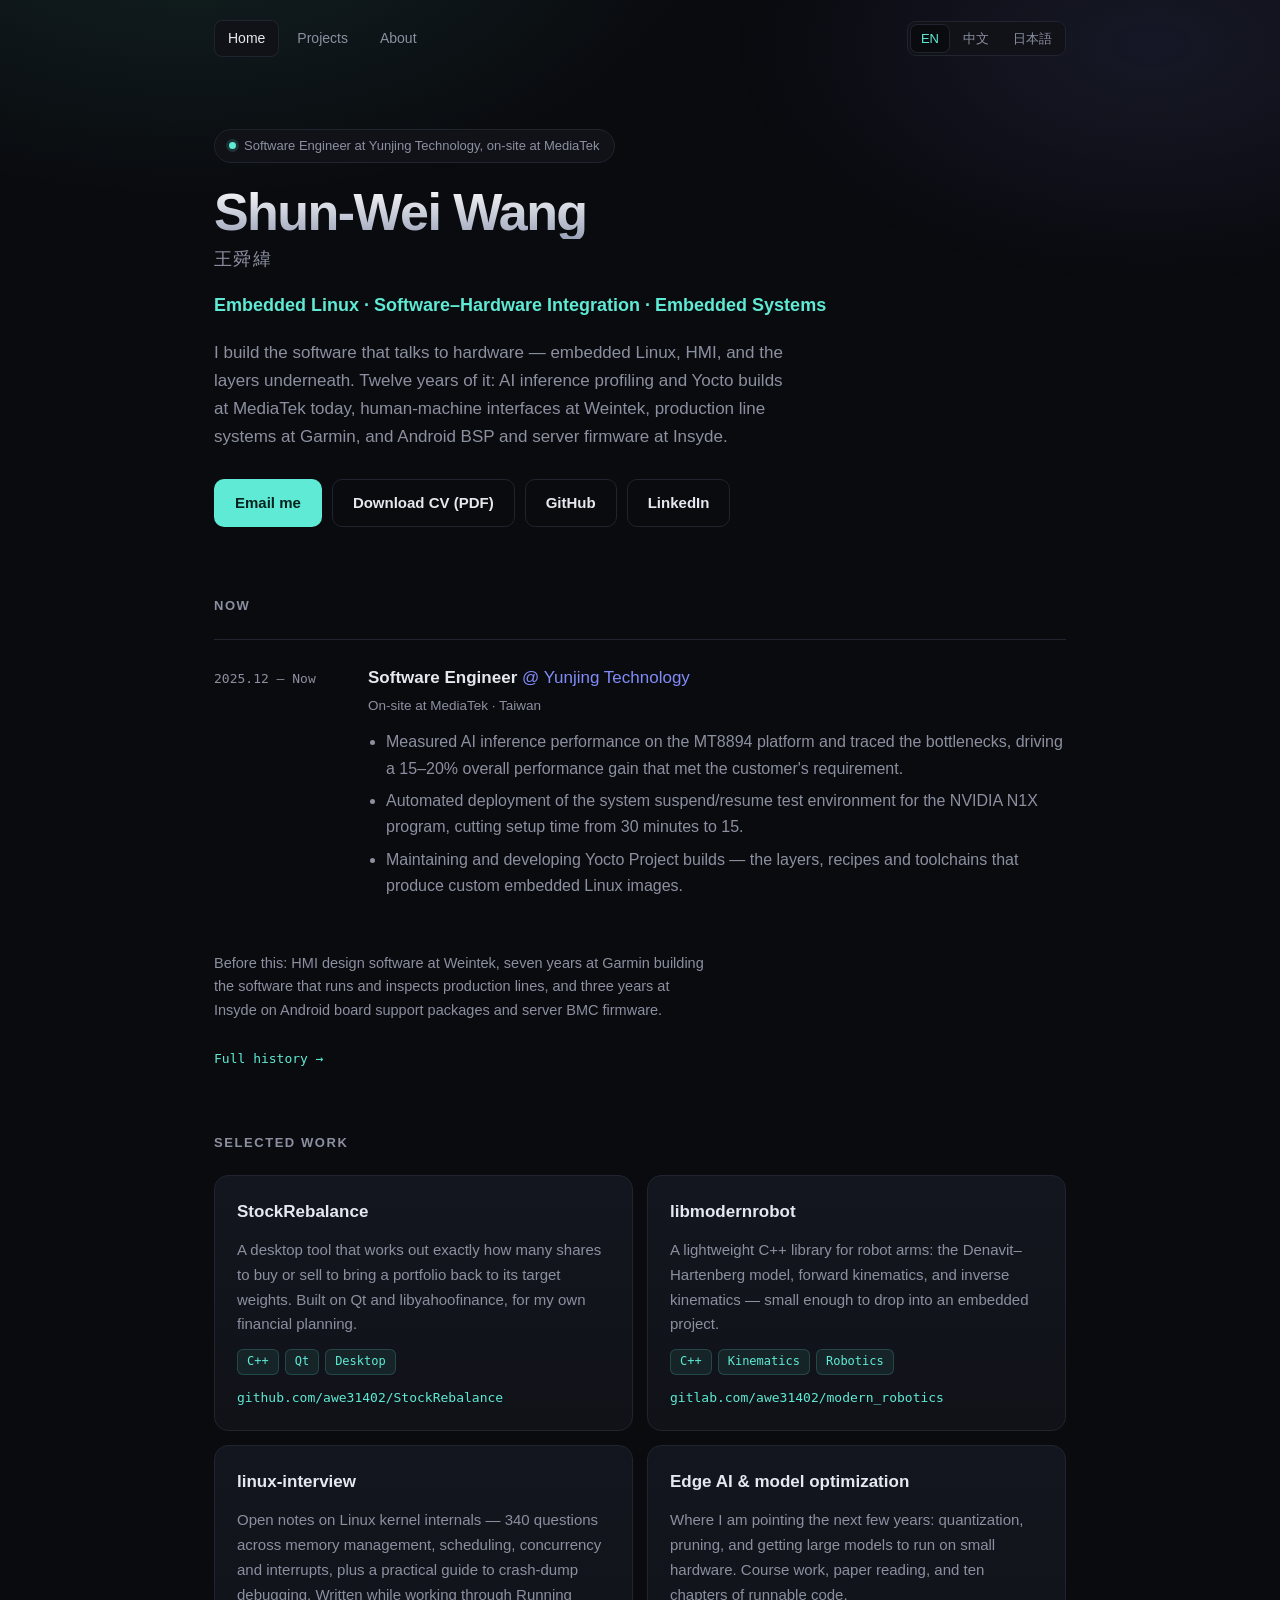
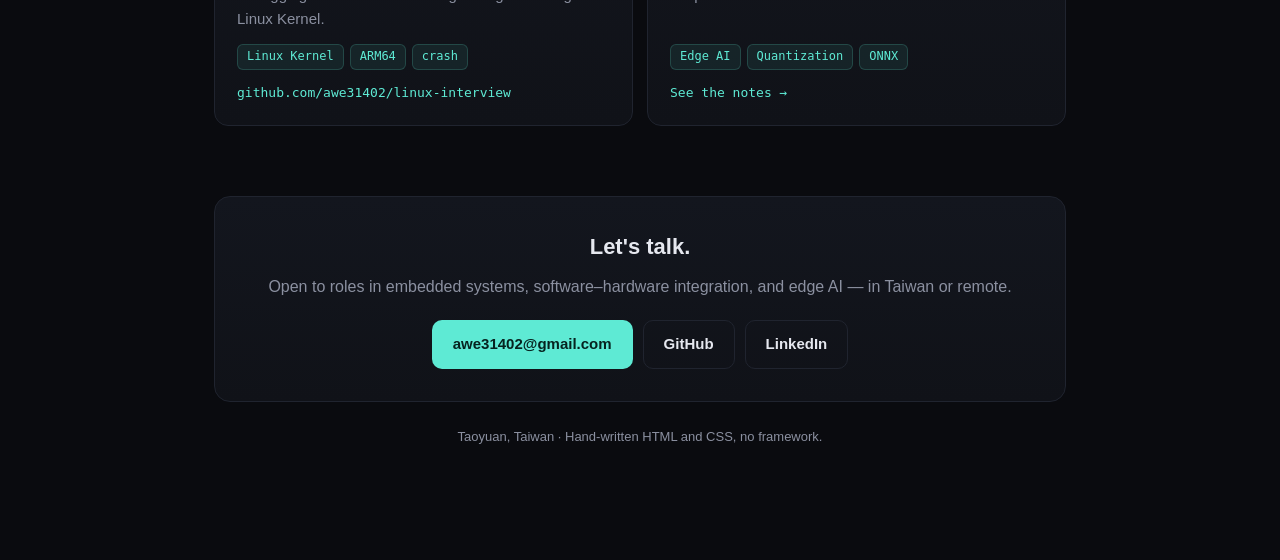
<file: index.html>
<!doctype html>
<html lang="en">
<head>
<meta charset="utf-8">
<meta name="viewport" content="width=device-width, initial-scale=1">
<title>Shun-Wei Wang — Software Engineer</title>
<meta name="description" content="Shun-Wei Wang (王舜緯) — software engineer working between software and hardware: embedded Linux and Yocto, HMI, production line automation.">
<link rel="stylesheet" href="assets/style.css">
</head>
<body>
<div class="wrap">

<nav>
  <a href="index.html" aria-current="page" data-en="Home" data-zh="首頁" data-ja="ホーム">Home</a>
  <a href="projects.html" data-en="Projects" data-zh="作品" data-ja="作品">Projects</a>
  <a href="about.html" data-en="About" data-zh="關於" data-ja="プロフィール">About</a>
  <span class="spacer"></span>
  <div class="lang" role="group" aria-label="Language">
    <button type="button" data-lang="en">EN</button>
    <button type="button" data-lang="zh">中文</button>
    <button type="button" data-lang="ja">日本語</button>
  </div>
</nav>

<header>
  <span class="badge">
    <span class="dot"></span>
    <span data-en="Software Engineer at Yunjing Technology, on-site at MediaTek" data-zh="現任 雲景科技 軟體工程師 · 派駐聯發科" data-ja="Yunjing Technology ソフトウェアエンジニア · MediaTek に常駐">Software Engineer at Yunjing Technology, on-site at MediaTek</span>
  </span>

  <h1>Shun-Wei Wang</h1>
  <p class="name-zh">王舜緯</p>
  <p class="role" data-en="Embedded Linux · Software–Hardware Integration · Embedded Systems" data-zh="嵌入式 Linux · 軟硬整合 · 嵌入式系統" data-ja="組込み Linux · ソフトウェア・ハードウェア統合 · 組込みシステム">Embedded Linux · Software–Hardware Integration · Embedded Systems</p>

  <p class="lede"
     data-en="I build the software that talks to hardware — embedded Linux, HMI, and the layers underneath. Twelve years of it: AI inference profiling and Yocto builds at MediaTek today, human-machine interfaces at Weintek, production line systems at Garmin, and Android BSP and server firmware at Insyde."
     data-zh="我做軟體與硬體之間那一層 — 嵌入式 Linux、人機介面，以及底下的系統。做了十二年：現在在聯發科做 AI 推論效能分析與 Yocto 建置，之前是威綸通的人機介面、Garmin 的產線系統，以及系微的 Android BSP 與伺服器韌體。" data-ja="ソフトウェアとハードウェアの間の層をつくっています — 組込み Linux、HMI、そしてその下の仕組み。この十二年、現在は MediaTek で AI 推論の性能分析と Yocto ビルド、その前は Weintek で HMI、Garmin で生産ラインシステム、Insyde で Android BSP とサーバーファームウェアを担当してきました。">I build the software that talks to hardware — embedded Linux, HMI, and the layers underneath. Twelve years of it: AI inference profiling and Yocto builds at MediaTek today, human-machine interfaces at Weintek, production line systems at Garmin, and Android BSP and server firmware at Insyde.</p>

  <div class="actions">
    <a class="btn btn-primary" href="mailto:awe31402@gmail.com" data-en="Email me" data-zh="寄信給我" data-ja="メールする">Email me</a>
    <a class="btn btn-ghost" href="Shun-Wei-Wang-CV.pdf" data-en="Download CV (PDF)" data-zh="下載履歷 PDF" data-ja="履歴書をダウンロード (PDF)">Download CV (PDF)</a>
    <a class="btn btn-ghost" href="https://github.com/awe31402">GitHub</a>
    <a class="btn btn-ghost" href="https://www.linkedin.com/in/shun-wei-wang-a1530bb4/">LinkedIn</a>
  </div>
</header>

<section>
  <h2 data-en="Now" data-zh="現在" data-ja="現在">Now</h2>

  <div class="job">
    <div class="job-when">2025.12 — <span data-en="Now" data-zh="現在" data-ja="現在">Now</span></div>
    <div>
      <h3 class="job-title">
        <span data-en="Software Engineer" data-zh="軟體工程師" data-ja="ソフトウェアエンジニア">Software Engineer</span>
        <span class="job-where">@ Yunjing Technology</span>
      </h3>
      <p class="job-place" data-en="On-site at MediaTek · Taiwan" data-zh="派駐 聯發科 · 台灣" data-ja="MediaTek（メディアテック）に常駐 · 台湾">On-site at MediaTek · Taiwan</p>
      <ul>
        <li data-en="Measured AI inference performance on the MT8894 platform and traced the bottlenecks, driving a 15–20% overall performance gain that met the customer's requirement." data-zh="在 MT8894 平台量測 AI 推論效能並分析瓶頸，最終讓整體效能提升 15–20%，達成客戶需求。" data-ja="MT8894 プラットフォームで AI 推論のパフォーマンスを計測し、ボトルネックを分析。最終的に全体性能を 15〜20% 向上させ、顧客の要求を満たしました。">Measured AI inference performance on the MT8894 platform and traced the bottlenecks, driving a 15–20% overall performance gain that met the customer's requirement.</li>
        <li data-en="Automated deployment of the system suspend/resume test environment for the NVIDIA N1X program, cutting setup time from 30 minutes to 15." data-zh="為 NVIDIA N1X 專案開發系統 suspend/resume 測試環境的自動化佈署，把建置時間從 30 分鐘縮短到 15 分鐘。" data-ja="NVIDIA（エヌビディア）N1X プロジェクト向けに、システムの suspend/resume テスト環境の構築を自動化し、所要時間を 30 分から 15 分へ短縮しました。">Automated deployment of the system suspend/resume test environment for the NVIDIA N1X program, cutting setup time from 30 minutes to 15.</li>
        <li data-en="Maintaining and developing Yocto Project builds — the layers, recipes and toolchains that produce custom embedded Linux images." data-zh="維護與開發 Yocto 專案 — 產出客製化嵌入式 Linux 映像檔的 layer、recipe 與工具鏈。" data-ja="Yocto Project のビルドの開発と保守 — カスタム組込み Linux イメージを生成する layer、recipe、ツールチェーンを担当しています。">Maintaining and developing Yocto Project builds — the layers, recipes and toolchains that produce custom embedded Linux images.</li>
      </ul>
    </div>
  </div>

  <p class="section-note" style="margin-top:22px"
     data-en="Before this: HMI design software at Weintek, seven years at Garmin building the software that runs and inspects production lines, and three years at Insyde on Android board support packages and server BMC firmware."
     data-zh="在此之前：威綸通的 HMI 設計軟體；Garmin 七年，做驅動與檢測產線的軟體；系微三年，做 Android BSP 與伺服器 BMC 韌體。" data-ja="これまで：Weintek で HMI 設計ソフトウェア、Garmin で七年間、生産ラインを動かし検査するソフトウェアを開発、Insyde で三年間、Android BSP とサーバー BMC ファームウェアを担当しました。">Before this: HMI design software at Weintek, seven years at Garmin building the software that runs and inspects production lines, and three years at Insyde on Android board support packages and server BMC firmware.</p>
  <p style="margin:0">
    <a class="card-link" href="about.html" data-en="Full history →" data-zh="完整經歷 →" data-ja="職務経歴の詳細 →">Full history →</a>
  </p>
</section>

<section>
  <h2 data-en="Selected Work" data-zh="精選" data-ja="主な仕事">Selected Work</h2>
  <div class="grid grid-2">

    <article class="card">
      <h3>StockRebalance</h3>
      <p data-en="A desktop tool that works out exactly how many shares to buy or sell to bring a portfolio back to its target weights. Built on Qt and libyahoofinance, for my own financial planning."
         data-zh="一個桌面工具，算出要買賣幾股才能把投資組合拉回目標配置。用 Qt 和 libyahoofinance 做的，為了自己的理財規劃。" data-ja="ポートフォリオを目標配分に戻すために、何株売買すべきかを正確に計算するデスクトップツールです。Qt と libyahoofinance を使い、自分の資産管理のためにつくりました。">A desktop tool that works out exactly how many shares to buy or sell to bring a portfolio back to its target weights. Built on Qt and libyahoofinance, for my own financial planning.</p>
      <div class="tags"><span class="tag">C++</span><span class="tag">Qt</span><span class="tag">Desktop</span></div>
      <a class="card-link" href="https://github.com/awe31402/StockRebalance">github.com/awe31402/StockRebalance</a>
    </article>

    <article class="card">
      <h3>libmodernrobot</h3>
      <p data-en="A lightweight C++ library for robot arms: the Denavit–Hartenberg model, forward kinematics, and inverse kinematics — small enough to drop into an embedded project."
         data-zh="一個輕量的 C++ 機械手臂函式庫：D-H 模型、順向運動學、逆向運動學 — 小到可以直接放進嵌入式專案。" data-ja="ロボットアーム向けの軽量な C++ ライブラリです。D-H モデル、順運動学、逆運動学に対応し、組込みプロジェクトへそのまま組み込める大きさに収めています。">A lightweight C++ library for robot arms: the Denavit–Hartenberg model, forward kinematics, and inverse kinematics — small enough to drop into an embedded project.</p>
      <div class="tags"><span class="tag">C++</span><span class="tag">Kinematics</span><span class="tag">Robotics</span></div>
      <a class="card-link" href="https://gitlab.com/awe31402/modern_robotics">gitlab.com/awe31402/modern_robotics</a>
    </article>

    <article class="card">
      <h3>linux-interview</h3>
      <p data-en="Open notes on Linux kernel internals — 340 questions across memory management, scheduling, concurrency and interrupts, plus a practical guide to crash-dump debugging. Written while working through Running Linux Kernel."
         data-zh="公開的 Linux 核心筆記 — 340 題，涵蓋記憶體管理、行程排程、併發同步與中斷，另附宕機分析的 crash 工具實戰指南。讀《奔跑吧 Linux 內核》時整理的。" data-ja="Linux カーネル内部についての公開ノートです — メモリ管理、スケジューリング、同期、割り込みにわたる 340 問と、クラッシュダンプ解析の実践ガイド。『奔跑吧 Linux 内核』を読みながらまとめました。">Open notes on Linux kernel internals — 340 questions across memory management, scheduling, concurrency and interrupts, plus a practical guide to crash-dump debugging. Written while working through Running Linux Kernel.</p>
      <div class="tags"><span class="tag">Linux Kernel</span><span class="tag">ARM64</span><span class="tag">crash</span></div>
      <a class="card-link" href="https://github.com/awe31402/linux-interview">github.com/awe31402/linux-interview</a>
    </article>

    <article class="card">
      <h3 data-en="Edge AI &amp; model optimization" data-zh="邊緣 AI 與模型優化" data-ja="エッジ AI とモデル最適化">Edge AI &amp; model optimization</h3>
      <p data-en="Where I am pointing the next few years: quantization, pruning, and getting large models to run on small hardware. Course work, paper reading, and ten chapters of runnable code."
         data-zh="我接下來幾年的方向：量化、剪枝，以及把大模型塞進小硬體。包含課程練習、論文精讀，還有十個章節可執行的程式碼。" data-ja="これから数年で向かう方向です：量子化、プルーニング、そして大きなモデルを小さなハードウェアで動かすこと。講義の演習、論文の精読、実行可能な十章分のコードを含みます。">Where I am pointing the next few years: quantization, pruning, and getting large models to run on small hardware. Course work, paper reading, and ten chapters of runnable code.</p>
      <div class="tags"><span class="tag">Edge AI</span><span class="tag">Quantization</span><span class="tag">ONNX</span></div>
      <a class="card-link" href="projects.html" data-en="See the notes →" data-zh="看筆記 →" data-ja="ノートを見る →">See the notes →</a>
    </article>

  </div>
</section>

<footer>
  <h3 data-en="Let's talk." data-zh="聊聊吧。" data-ja="お気軽にご連絡ください。">Let's talk.</h3>
  <p data-en="Open to roles in embedded systems, software–hardware integration, and edge AI — in Taiwan or remote."
     data-zh="目前開放嵌入式系統、軟硬整合、邊緣 AI 相關職缺 — 台灣或遠端皆可。" data-ja="組込みシステム、ソフトウェア・ハードウェア統合、エッジ AI の分野で新しい機会を探しています。台湾・リモートいずれも可能です。">Open to roles in embedded systems, software–hardware integration, and edge AI — in Taiwan or remote.</p>
  <div class="actions">
    <a class="btn btn-primary" href="mailto:awe31402@gmail.com">awe31402@gmail.com</a>
    <a class="btn btn-ghost" href="https://github.com/awe31402">GitHub</a>
    <a class="btn btn-ghost" href="https://www.linkedin.com/in/shun-wei-wang-a1530bb4/">LinkedIn</a>
  </div>
</footer>

<p class="colophon" data-en="Taoyuan, Taiwan · Hand-written HTML and CSS, no framework."
   data-zh="台灣 桃園 · 手寫 HTML 與 CSS，沒有框架。" data-ja="台湾 桃園 · HTML と CSS を手書き、フレームワークなし。">Taoyuan, Taiwan · Hand-written HTML and CSS, no framework.</p>

</div>
<script src="assets/app.js"></script>
</body>
</html>
</file>
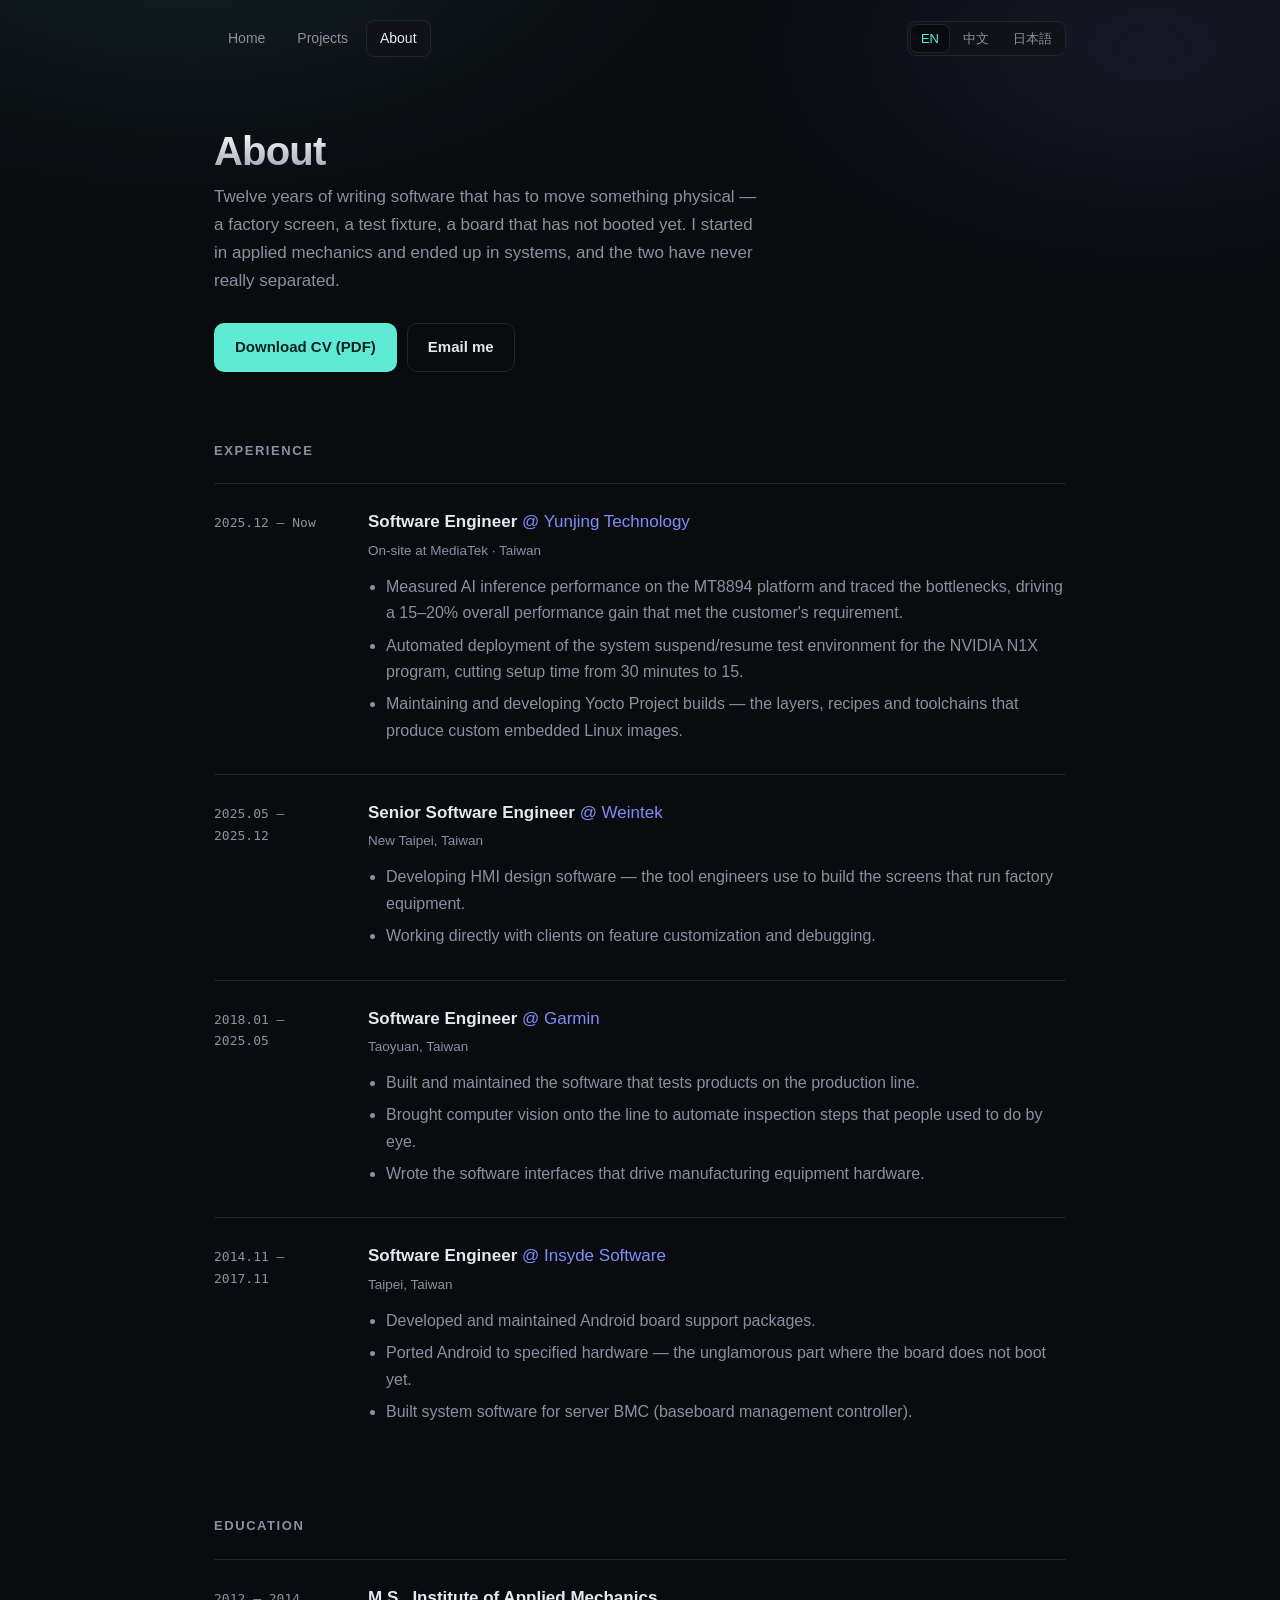
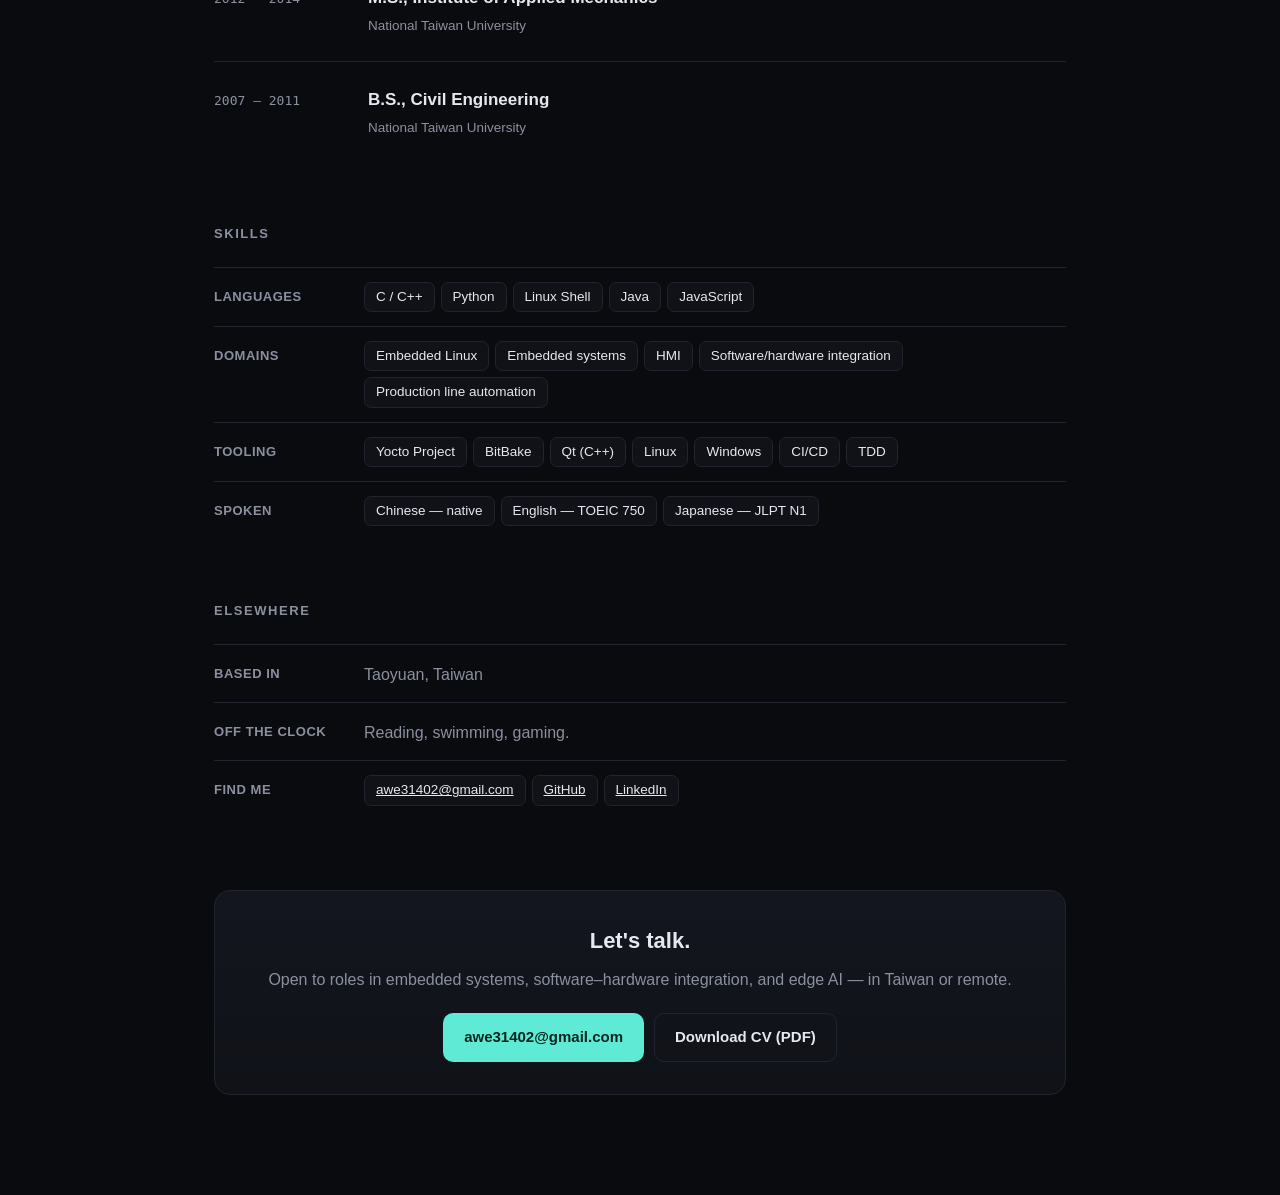
<file: about.html>
<!doctype html>
<html lang="en">
<head>
<meta charset="utf-8">
<meta name="viewport" content="width=device-width, initial-scale=1">
<title>About — Shun-Wei Wang</title>
<meta name="description" content="Full career history, education, skills and languages of Shun-Wei Wang (王舜緯) — software engineer at Yunjing Technology on-site at MediaTek, previously Weintek, Garmin and Insyde.">
<link rel="stylesheet" href="assets/style.css">
</head>
<body>
<div class="wrap">

<nav>
  <a href="index.html" data-en="Home" data-zh="首頁" data-ja="ホーム">Home</a>
  <a href="projects.html" data-en="Projects" data-zh="作品" data-ja="作品">Projects</a>
  <a href="about.html" aria-current="page" data-en="About" data-zh="關於" data-ja="プロフィール">About</a>
  <span class="spacer"></span>
  <div class="lang" role="group" aria-label="Language">
    <button type="button" data-lang="en">EN</button>
    <button type="button" data-lang="zh">中文</button>
    <button type="button" data-lang="ja">日本語</button>
  </div>
</nav>

<header>
  <h1 class="page-title" data-en="About" data-zh="關於我" data-ja="プロフィール">About</h1>
  <p class="lede"
     data-en="Twelve years of writing software that has to move something physical — a factory screen, a test fixture, a board that has not booted yet. I started in applied mechanics and ended up in systems, and the two have never really separated."
     data-zh="十二年來寫的軟體，最後都得讓某個實體的東西動起來 — 工廠的操作畫面、產線的測試治具、還沒開機成功的板子。我從應用力學出身，最後走進系統，這兩件事其實從來沒有分開過。" data-ja="十二年間、何かを物理的に動かすためのソフトウェアを書いてきました。工場の操作画面、生産ラインのテスト治具、まだ起動しないボード。応用力学から出発してシステムの世界にたどり着きましたが、この二つが切り離れたことは一度もありません。">Twelve years of writing software that has to move something physical — a factory screen, a test fixture, a board that has not booted yet. I started in applied mechanics and ended up in systems, and the two have never really separated.</p>

  <div class="actions">
    <a class="btn btn-primary" href="Shun-Wei-Wang-CV.pdf" data-en="Download CV (PDF)" data-zh="下載履歷 PDF" data-ja="履歴書をダウンロード (PDF)">Download CV (PDF)</a>
    <a class="btn btn-ghost" href="mailto:awe31402@gmail.com" data-en="Email me" data-zh="寄信給我" data-ja="メールする">Email me</a>
  </div>
</header>

<section>
  <h2 data-en="Experience" data-zh="工作經歷" data-ja="職務経歴">Experience</h2>

  <div class="job">
    <div class="job-when">2025.12 — <span data-en="Now" data-zh="現在" data-ja="現在">Now</span></div>
    <div>
      <h3 class="job-title">
        <span data-en="Software Engineer" data-zh="軟體工程師" data-ja="ソフトウェアエンジニア">Software Engineer</span>
        <span class="job-where">@ Yunjing Technology</span>
      </h3>
      <p class="job-place" data-en="On-site at MediaTek · Taiwan" data-zh="派駐 聯發科 · 台灣" data-ja="MediaTek（メディアテック）に常駐 · 台湾">On-site at MediaTek · Taiwan</p>
      <ul>
        <li data-en="Measured AI inference performance on the MT8894 platform and traced the bottlenecks, driving a 15–20% overall performance gain that met the customer's requirement." data-zh="在 MT8894 平台量測 AI 推論效能並分析瓶頸，最終讓整體效能提升 15–20%，達成客戶需求。" data-ja="MT8894 プラットフォームで AI 推論のパフォーマンスを計測し、ボトルネックを分析。最終的に全体性能を 15〜20% 向上させ、顧客の要求を満たしました。">Measured AI inference performance on the MT8894 platform and traced the bottlenecks, driving a 15–20% overall performance gain that met the customer's requirement.</li>
        <li data-en="Automated deployment of the system suspend/resume test environment for the NVIDIA N1X program, cutting setup time from 30 minutes to 15." data-zh="為 NVIDIA N1X 專案開發系統 suspend/resume 測試環境的自動化佈署，把建置時間從 30 分鐘縮短到 15 分鐘。" data-ja="NVIDIA（エヌビディア）N1X プロジェクト向けに、システムの suspend/resume テスト環境の構築を自動化し、所要時間を 30 分から 15 分へ短縮しました。">Automated deployment of the system suspend/resume test environment for the NVIDIA N1X program, cutting setup time from 30 minutes to 15.</li>
        <li data-en="Maintaining and developing Yocto Project builds — the layers, recipes and toolchains that produce custom embedded Linux images." data-zh="維護與開發 Yocto 專案 — 產出客製化嵌入式 Linux 映像檔的 layer、recipe 與工具鏈。" data-ja="Yocto Project のビルドの開発と保守 — カスタム組込み Linux イメージを生成する layer、recipe、ツールチェーンを担当しています。">Maintaining and developing Yocto Project builds — the layers, recipes and toolchains that produce custom embedded Linux images.</li>
      </ul>
    </div>
  </div>

  <div class="job">
    <div class="job-when">2025.05 — 2025.12</div>
    <div>
      <h3 class="job-title">
        <span data-en="Senior Software Engineer" data-zh="資深軟體工程師" data-ja="シニアソフトウェアエンジニア">Senior Software Engineer</span>
        <span class="job-where">@ Weintek</span>
      </h3>
      <p class="job-place" data-en="New Taipei, Taiwan" data-zh="台灣 · 新北" data-ja="台湾 · 新北">New Taipei, Taiwan</p>
      <ul>
        <li data-en="Developing HMI design software — the tool engineers use to build the screens that run factory equipment." data-zh="開發 HMI 人機介面設計軟體 — 工程師用它做出操作工廠設備的畫面。" data-ja="HMI 設計ソフトウェアの開発 — エンジニアが工場設備を操作する画面をつくるためのツールです。">Developing HMI design software — the tool engineers use to build the screens that run factory equipment.</li>
        <li data-en="Working directly with clients on feature customization and debugging." data-zh="直接與客戶合作，處理功能客製化與問題排查。" data-ja="顧客と直接やり取りしながら、機能のカスタマイズとデバッグを担当しました。">Working directly with clients on feature customization and debugging.</li>
      </ul>
    </div>
  </div>

  <div class="job">
    <div class="job-when">2018.01 — 2025.05</div>
    <div>
      <h3 class="job-title">
        <span data-en="Software Engineer" data-zh="軟體工程師" data-ja="ソフトウェアエンジニア">Software Engineer</span>
        <span class="job-where">@ Garmin</span>
      </h3>
      <p class="job-place" data-en="Taoyuan, Taiwan" data-zh="台灣 · 桃園" data-ja="台湾 · 桃園">Taoyuan, Taiwan</p>
      <ul>
        <li data-en="Built and maintained the software that tests products on the production line." data-zh="開發並維護產線測試軟體。" data-ja="生産ラインで製品を検査するテストソフトウェアの開発と保守を担当しました。">Built and maintained the software that tests products on the production line.</li>
        <li data-en="Brought computer vision onto the line to automate inspection steps that people used to do by eye." data-zh="把電腦視覺導入產線，將原本靠人眼判斷的檢測步驟自動化。" data-ja="コンピュータビジョンを生産ラインに導入し、それまで目視で行っていた検査工程を自動化しました。">Brought computer vision onto the line to automate inspection steps that people used to do by eye.</li>
        <li data-en="Wrote the software interfaces that drive manufacturing equipment hardware." data-zh="撰寫控制產線設備硬體的軟體介面。" data-ja="生産設備のハードウェアを制御するソフトウェアインターフェースを開発しました。">Wrote the software interfaces that drive manufacturing equipment hardware.</li>
      </ul>
    </div>
  </div>

  <div class="job">
    <div class="job-when">2014.11 — 2017.11</div>
    <div>
      <h3 class="job-title">
        <span data-en="Software Engineer" data-zh="軟體工程師" data-ja="ソフトウェアエンジニア">Software Engineer</span>
        <span class="job-where">@ Insyde Software</span>
      </h3>
      <p class="job-place" data-en="Taipei, Taiwan" data-zh="台灣 · 台北" data-ja="台湾 · 台北">Taipei, Taiwan</p>
      <ul>
        <li data-en="Developed and maintained Android board support packages." data-zh="開發並維護 Android BSP 板級支援套件。" data-ja="Android BSP（ボードサポートパッケージ）の開発と保守を担当しました。">Developed and maintained Android board support packages.</li>
        <li data-en="Ported Android to specified hardware — the unglamorous part where the board does not boot yet." data-zh="把 Android 移植到指定硬體上 — 就是板子還開不起來的那個階段。" data-ja="指定されたハードウェアへの Android の移植 — ボードがまだ起動しない、地味な段階の作業です。">Ported Android to specified hardware — the unglamorous part where the board does not boot yet.</li>
        <li data-en="Built system software for server BMC (baseboard management controller)." data-zh="開發伺服器 BMC（基板管理控制器）的系統軟體。" data-ja="サーバー BMC（ベースボード管理コントローラ）のシステムソフトウェアを開発しました。">Built system software for server BMC (baseboard management controller).</li>
      </ul>
    </div>
  </div>
</section>

<section>
  <h2 data-en="Education" data-zh="學歷" data-ja="学歴">Education</h2>

  <div class="job">
    <div class="job-when">2012 — 2014</div>
    <div>
      <h3 class="job-title" data-en="M.S., Institute of Applied Mechanics" data-zh="碩士 · 應用力學研究所" data-ja="修士 · 応用力学研究所">M.S., Institute of Applied Mechanics</h3>
      <p class="job-place">National Taiwan University</p>
    </div>
  </div>

  <div class="job">
    <div class="job-when">2007 — 2011</div>
    <div>
      <h3 class="job-title" data-en="B.S., Civil Engineering" data-zh="學士 · 土木工程學系" data-ja="学士 · 土木工学科">B.S., Civil Engineering</h3>
      <p class="job-place">National Taiwan University</p>
    </div>
  </div>
</section>

<section>
  <h2 data-en="Skills" data-zh="技能" data-ja="スキル">Skills</h2>

  <div class="row">
    <b data-en="Languages" data-zh="程式語言" data-ja="プログラミング言語">Languages</b>
    <div class="chips">
      <span class="chip">C / C++</span><span class="chip">Python</span><span class="chip">Linux Shell</span><span class="chip">Java</span><span class="chip">JavaScript</span>
    </div>
  </div>

  <div class="row">
    <b data-en="Domains" data-zh="專業領域" data-ja="専門分野">Domains</b>
    <div class="chips">
      <span class="chip" data-en="Embedded Linux" data-zh="嵌入式 Linux" data-ja="組込み Linux">Embedded Linux</span>
      <span class="chip" data-en="Embedded systems" data-zh="嵌入式系統" data-ja="組込みシステム">Embedded systems</span>
      <span class="chip" data-en="HMI" data-zh="人機介面 HMI" data-ja="HMI（ヒューマンマシンインターフェース）">HMI</span>
      <span class="chip" data-en="Software/hardware integration" data-zh="軟硬體整合" data-ja="ソフトウェア・ハードウェア統合">Software/hardware integration</span>
      <span class="chip" data-en="Production line automation" data-zh="產線自動化" data-ja="生産ライン自動化">Production line automation</span>
    </div>
  </div>

  <div class="row">
    <b data-en="Tooling" data-zh="工具" data-ja="ツール">Tooling</b>
    <div class="chips">
      <span class="chip">Yocto Project</span><span class="chip">BitBake</span><span class="chip">Qt (C++)</span><span class="chip">Linux</span><span class="chip">Windows</span><span class="chip">CI/CD</span><span class="chip">TDD</span>
    </div>
  </div>

  <div class="row">
    <b data-en="Spoken" data-zh="語言能力" data-ja="語学">Spoken</b>
    <div class="chips">
      <span class="chip" data-en="Chinese — native" data-zh="中文 — 母語" data-ja="中国語 — ネイティブ">Chinese — native</span>
      <span class="chip" data-en="English — TOEIC 750" data-zh="英文 — TOEIC 750" data-ja="英語 — TOEIC 750">English — TOEIC 750</span>
      <span class="chip" data-en="Japanese — JLPT N1" data-zh="日文 — JLPT N1" data-ja="日本語 — JLPT N1">Japanese — JLPT N1</span>
    </div>
  </div>
</section>

<section>
  <h2 data-en="Elsewhere" data-zh="其他" data-ja="その他">Elsewhere</h2>

  <div class="row">
    <b data-en="Based in" data-zh="居住地" data-ja="居住地">Based in</b>
    <div class="row-plain" data-en="Taoyuan, Taiwan" data-zh="台灣 桃園" data-ja="台湾 · 桃園">Taoyuan, Taiwan</div>
  </div>

  <div class="row">
    <b data-en="Off the clock" data-zh="下班後" data-ja="仕事以外">Off the clock</b>
    <div class="row-plain" data-en="Reading, swimming, gaming." data-zh="閱讀、游泳、打電動。" data-ja="読書、水泳、ゲーム。">Reading, swimming, gaming.</div>
  </div>

  <div class="row">
    <b data-en="Find me" data-zh="找我" data-ja="連絡先">Find me</b>
    <div class="chips">
      <a class="chip" href="mailto:awe31402@gmail.com">awe31402@gmail.com</a>
      <a class="chip" href="https://github.com/awe31402">GitHub</a>
      <a class="chip" href="https://www.linkedin.com/in/shun-wei-wang-a1530bb4/">LinkedIn</a>
    </div>
  </div>
</section>

<footer>
  <h3 data-en="Let's talk." data-zh="聊聊吧。" data-ja="お気軽にご連絡ください。">Let's talk.</h3>
  <p data-en="Open to roles in embedded systems, software–hardware integration, and edge AI — in Taiwan or remote."
     data-zh="目前開放嵌入式系統、軟硬整合、邊緣 AI 相關職缺 — 台灣或遠端皆可。" data-ja="組込みシステム、ソフトウェア・ハードウェア統合、エッジ AI の分野で新しい機会を探しています。台湾・リモートいずれも可能です。">Open to roles in embedded systems, software–hardware integration, and edge AI — in Taiwan or remote.</p>
  <div class="actions">
    <a class="btn btn-primary" href="mailto:awe31402@gmail.com">awe31402@gmail.com</a>
    <a class="btn btn-ghost" href="Shun-Wei-Wang-CV.pdf" data-en="Download CV (PDF)" data-zh="下載履歷 PDF" data-ja="履歴書をダウンロード (PDF)">Download CV (PDF)</a>
  </div>
</footer>

</div>
<script src="assets/app.js"></script>
</body>
</html>
</file>
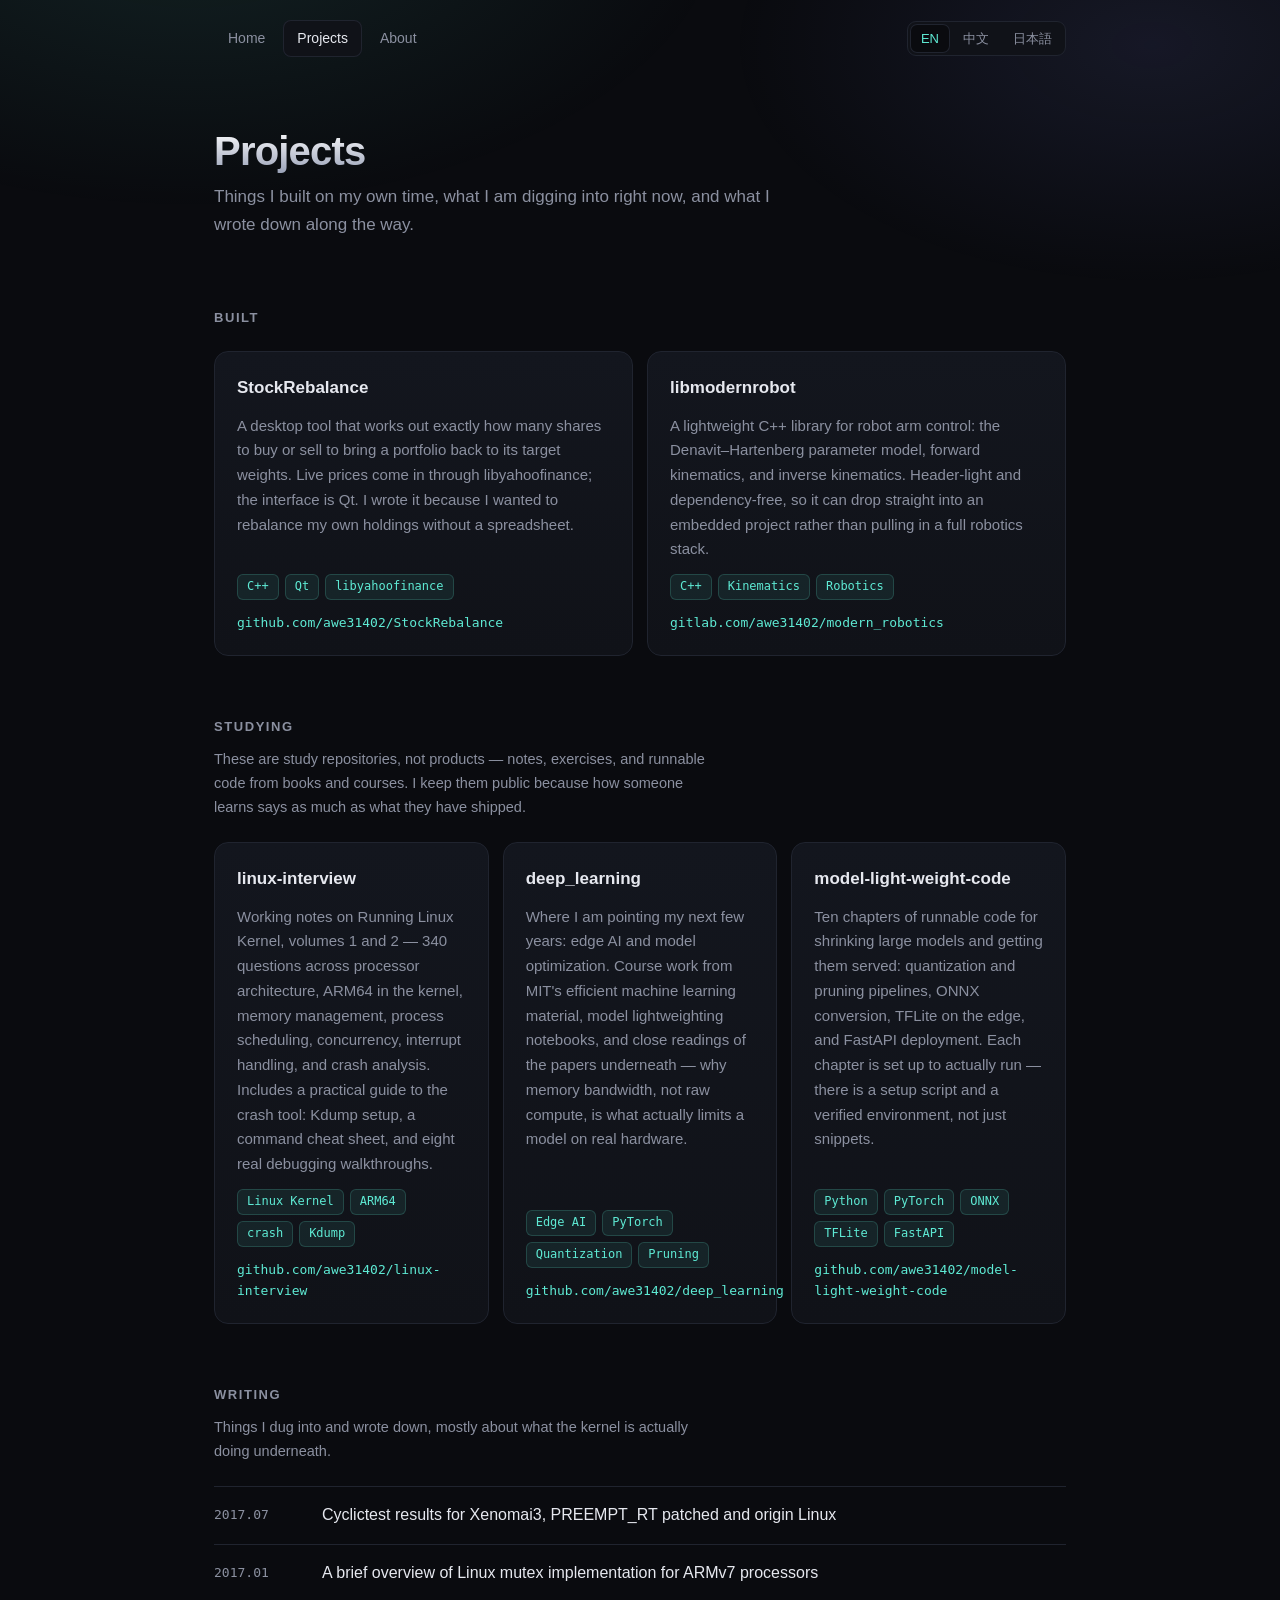
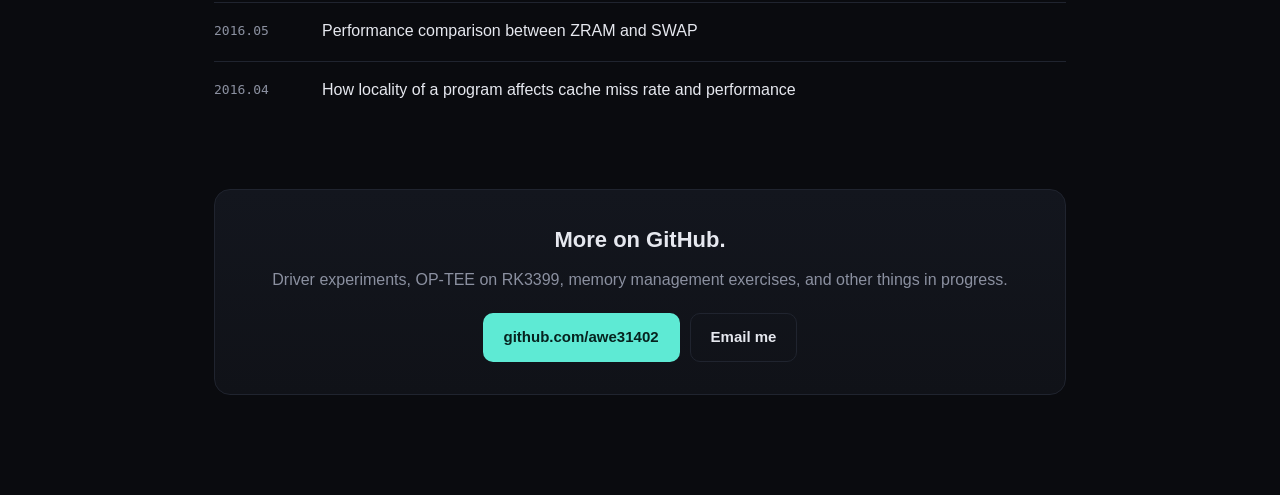
<file: projects.html>
<!doctype html>
<html lang="en">
<head>
<meta charset="utf-8">
<meta name="viewport" content="width=device-width, initial-scale=1">
<title>Projects — Shun-Wei Wang</title>
<meta name="description" content="Side projects, ongoing study and writing by Shun-Wei Wang: Qt desktop tools, robot kinematics, Linux kernel internals, and edge AI model optimization.">
<link rel="stylesheet" href="assets/style.css">
</head>
<body>
<div class="wrap">

<nav>
  <a href="index.html" data-en="Home" data-zh="首頁" data-ja="ホーム">Home</a>
  <a href="projects.html" aria-current="page" data-en="Projects" data-zh="作品" data-ja="作品">Projects</a>
  <a href="about.html" data-en="About" data-zh="關於" data-ja="プロフィール">About</a>
  <span class="spacer"></span>
  <div class="lang" role="group" aria-label="Language">
    <button type="button" data-lang="en">EN</button>
    <button type="button" data-lang="zh">中文</button>
    <button type="button" data-lang="ja">日本語</button>
  </div>
</nav>

<header>
  <h1 class="page-title" data-en="Projects" data-zh="作品" data-ja="作品">Projects</h1>
  <p class="lede"
     data-en="Things I built on my own time, what I am digging into right now, and what I wrote down along the way."
     data-zh="自己時間做出來的東西、現在正在鑽研的主題，以及一路上寫下來的東西。" data-ja="自分の時間でつくったもの、いま掘り下げていること、そしてその過程で書き残したものです。">Things I built on my own time, what I am digging into right now, and what I wrote down along the way.</p>
</header>

<section>
  <h2 data-en="Built" data-zh="做出來的東西" data-ja="つくったもの">Built</h2>
  <div class="grid grid-2">

    <article class="card">
      <h3>StockRebalance</h3>
      <p data-en="A desktop tool that works out exactly how many shares to buy or sell to bring a portfolio back to its target weights. Live prices come in through libyahoofinance; the interface is Qt. I wrote it because I wanted to rebalance my own holdings without a spreadsheet."
         data-zh="一個桌面工具，算出要買賣幾股才能把投資組合拉回目標配置。即時報價透過 libyahoofinance 取得，介面用 Qt。當初寫它是因為不想再用試算表管自己的持股。" data-ja="ポートフォリオを目標配分に戻すために、何株売買すべきかを正確に計算するデスクトップツールです。リアルタイム株価は libyahoofinance 経由、UI は Qt。自分の持ち株を表計算ソフトで管理したくなかったので、自分でつくりました。">A desktop tool that works out exactly how many shares to buy or sell to bring a portfolio back to its target weights. Live prices come in through libyahoofinance; the interface is Qt. I wrote it because I wanted to rebalance my own holdings without a spreadsheet.</p>
      <div class="tags"><span class="tag">C++</span><span class="tag">Qt</span><span class="tag">libyahoofinance</span></div>
      <a class="card-link" href="https://github.com/awe31402/StockRebalance">github.com/awe31402/StockRebalance</a>
    </article>

    <article class="card">
      <h3>libmodernrobot</h3>
      <p data-en="A lightweight C++ library for robot arm control: the Denavit–Hartenberg parameter model, forward kinematics, and inverse kinematics. Header-light and dependency-free, so it can drop straight into an embedded project rather than pulling in a full robotics stack."
         data-zh="一個輕量的 C++ 機械手臂函式庫：Denavit–Hartenberg 參數模型、順向運動學、逆向運動學。相依性極少，可以直接放進嵌入式專案，不必背一整套機器人框架。" data-ja="ロボットアーム制御向けの軽量な C++ ライブラリです。Denavit–Hartenberg パラメータモデル、順運動学、逆運動学に対応。依存関係を極力持たないため、大きなロボティクスフレームワークを抱え込まずに組込みプロジェクトへ直接組み込めます。">A lightweight C++ library for robot arm control: the Denavit–Hartenberg parameter model, forward kinematics, and inverse kinematics. Header-light and dependency-free, so it can drop straight into an embedded project rather than pulling in a full robotics stack.</p>
      <div class="tags"><span class="tag">C++</span><span class="tag">Kinematics</span><span class="tag">Robotics</span></div>
      <a class="card-link" href="https://gitlab.com/awe31402/modern_robotics">gitlab.com/awe31402/modern_robotics</a>
    </article>

  </div>
</section>

<section>
  <h2 data-en="Studying" data-zh="正在鑽研" data-ja="勉強中">Studying</h2>
  <p class="section-note"
     data-en="These are study repositories, not products — notes, exercises, and runnable code from books and courses. I keep them public because how someone learns says as much as what they have shipped."
     data-zh="這些是學習用的 repo，不是成品 — 是書籍與課程的筆記、練習與可執行程式碼。我把它們公開，因為一個人怎麼學，跟他做過什麼一樣重要。" data-ja="これらは学習用のリポジトリで、製品ではありません — 書籍や講座のノート、演習、実行可能なコードです。公開しているのは、どう学ぶかは何をつくったかと同じくらいその人を語ると思うからです。">These are study repositories, not products — notes, exercises, and runnable code from books and courses. I keep them public because how someone learns says as much as what they have shipped.</p>

  <div class="grid">

    <article class="card">
      <h3>linux-interview</h3>
      <p data-en="Working notes on Running Linux Kernel, volumes 1 and 2 — 340 questions across processor architecture, ARM64 in the kernel, memory management, process scheduling, concurrency, interrupt handling, and crash analysis. Includes a practical guide to the crash tool: Kdump setup, a command cheat sheet, and eight real debugging walkthroughs."
         data-zh="《奔跑吧 Linux 內核》卷一、卷二的讀書筆記 — 共 340 題，涵蓋處理器架構、ARM64 在核心中的實作、記憶體管理、行程排程、併發同步、中斷管理與宕機分析。另附 crash 工具實戰指南：Kdump 設定、指令速查表，以及八個實際除錯流程。" data-ja="『奔跑吧 Linux 内核』上下巻の読書ノートです — プロセッサアーキテクチャ、カーネルにおける ARM64 の実装、メモリ管理、プロセススケジューリング、同期、割り込み管理、クラッシュ解析にわたる 340 問。crash ツールの実践ガイド（Kdump の設定、コマンド早見表、実際のデバッグ手順八例）も含みます。">Working notes on Running Linux Kernel, volumes 1 and 2 — 340 questions across processor architecture, ARM64 in the kernel, memory management, process scheduling, concurrency, interrupt handling, and crash analysis. Includes a practical guide to the crash tool: Kdump setup, a command cheat sheet, and eight real debugging walkthroughs.</p>
      <div class="tags"><span class="tag">Linux Kernel</span><span class="tag">ARM64</span><span class="tag">crash</span><span class="tag">Kdump</span></div>
      <a class="card-link" href="https://github.com/awe31402/linux-interview">github.com/awe31402/linux-interview</a>
    </article>

    <article class="card">
      <h3>deep_learning</h3>
      <p data-en="Where I am pointing my next few years: edge AI and model optimization. Course work from MIT's efficient machine learning material, model lightweighting notebooks, and close readings of the papers underneath — why memory bandwidth, not raw compute, is what actually limits a model on real hardware."
         data-zh="我接下來幾年想走的方向：邊緣 AI 與模型優化。內容包含 MIT 高效機器學習課程的練習、模型輕量化的筆記本，以及底層論文的精讀 — 為什麼真正卡住模型的是記憶體頻寬，而不是算力。" data-ja="これから数年で向かいたい方向、エッジ AI とモデル最適化です。MIT の efficient machine learning 講座の演習、モデル軽量化のノートブック、そしてその土台となる論文の精読 — 実機でモデルを縛るのは演算能力ではなくメモリ帯域である、という話を含みます。">Where I am pointing my next few years: edge AI and model optimization. Course work from MIT's efficient machine learning material, model lightweighting notebooks, and close readings of the papers underneath — why memory bandwidth, not raw compute, is what actually limits a model on real hardware.</p>
      <div class="tags"><span class="tag">Edge AI</span><span class="tag">PyTorch</span><span class="tag">Quantization</span><span class="tag">Pruning</span></div>
      <a class="card-link" href="https://github.com/awe31402/deep_learning">github.com/awe31402/deep_learning</a>
    </article>

    <article class="card">
      <h3>model-light-weight-code</h3>
      <p data-en="Ten chapters of runnable code for shrinking large models and getting them served: quantization and pruning pipelines, ONNX conversion, TFLite on the edge, and FastAPI deployment. Each chapter is set up to actually run — there is a setup script and a verified environment, not just snippets."
         data-zh="十個章節的可執行程式碼，主題是把大模型縮小並實際部署：量化與剪枝流程、ONNX 轉換、邊緣端 TFLite、以及 FastAPI 服務。每一章都真的跑得起來 — 有安裝腳本與驗證過的環境，不是只有片段。" data-ja="大きなモデルを小さくして実際に動かすための、実行可能な十章分のコードです：量子化とプルーニングのパイプライン、ONNX 変換、エッジ側の TFLite、FastAPI でのデプロイ。各章は実際に動くよう整えてあり、セットアップスクリプトと検証済みの環境が付いています。">Ten chapters of runnable code for shrinking large models and getting them served: quantization and pruning pipelines, ONNX conversion, TFLite on the edge, and FastAPI deployment. Each chapter is set up to actually run — there is a setup script and a verified environment, not just snippets.</p>
      <div class="tags"><span class="tag">Python</span><span class="tag">PyTorch</span><span class="tag">ONNX</span><span class="tag">TFLite</span><span class="tag">FastAPI</span></div>
      <a class="card-link" href="https://github.com/awe31402/model-light-weight-code">github.com/awe31402/model-light-weight-code</a>
    </article>

  </div>
</section>

<section>
  <h2 data-en="Writing" data-zh="文章" data-ja="書いたもの">Writing</h2>
  <p class="section-note"
     data-en="Things I dug into and wrote down, mostly about what the kernel is actually doing underneath."
     data-zh="研究過並寫下來的東西，大多是關於核心底下到底在做什麼。" data-ja="調べて書き残したものです。ほとんどが、カーネルの内部で実際に何が起きているかについてです。">Things I dug into and wrote down, mostly about what the kernel is actually doing underneath.</p>

  <ol class="writing">
    <li>
      <time datetime="2017-07">2017.07</time>
      <a href="https://hackmd.io/Snqxtl3VTLqafbzidl7LHQ">Cyclictest results for Xenomai3, PREEMPT_RT patched and origin Linux</a>
    </li>
    <li>
      <time datetime="2017-01">2017.01</time>
      <a href="https://hackmd.io/3YTyaTpRQiexxDKlzGDSlg">A brief overview of Linux mutex implementation for ARMv7 processors</a>
    </li>
    <li>
      <time datetime="2016-05">2016.05</time>
      <a href="http://linuxperf.blogspot.com/2016/05/zram-flash.html">Performance comparison between ZRAM and SWAP</a>
    </li>
    <li>
      <time datetime="2016-04">2016.04</time>
      <a href="http://linuxperf.blogspot.com/2016/04/locality.html">How locality of a program affects cache miss rate and performance</a>
    </li>
  </ol>
</section>

<footer>
  <h3 data-en="More on GitHub." data-zh="更多在 GitHub。" data-ja="GitHub にもっとあります。">More on GitHub.</h3>
  <p data-en="Driver experiments, OP-TEE on RK3399, memory management exercises, and other things in progress."
     data-zh="驅動程式實驗、RK3399 上的 OP-TEE、記憶體管理練習，以及其他進行中的東西。" data-ja="ドライバの実験、RK3399 上の OP-TEE、メモリ管理の演習、その他進行中のものです。">Driver experiments, OP-TEE on RK3399, memory management exercises, and other things in progress.</p>
  <div class="actions">
    <a class="btn btn-primary" href="https://github.com/awe31402">github.com/awe31402</a>
    <a class="btn btn-ghost" href="mailto:awe31402@gmail.com" data-en="Email me" data-zh="寄信給我" data-ja="メールする">Email me</a>
  </div>
</footer>

</div>
<script src="assets/app.js"></script>
</body>
</html>
</file>
<file: assets/style.css>
/* =========================================================
   Shun-Wei Wang — personal site
   Single dark theme, hand-written CSS. No build step.
   ========================================================= */

:root {
  --bg:      #0a0b0f;
  --card:    #101218;
  --card-hi: #13161e;
  --line:    #20242f;
  --line-hi: #2c4f49;
  --ink:     #e6e8ef;
  --dim:     #8b90a0;
  --accent:  #5eead4;
  --accent2: #818cf8;

  --sans: -apple-system, BlinkMacSystemFont, "Segoe UI", Roboto,
          "PingFang TC", "Noto Sans CJK TC", "Microsoft JhengHei", sans-serif;
  --mono: ui-monospace, SFMono-Regular, "SF Mono", Menlo, Consolas,
          "DejaVu Sans Mono", monospace;

  --wrap: 900px;
}

/* Japanese kanji differ in shape from Traditional Chinese ones (直, 骨, 每),
   so the font stack switches with the document language. */
:root[lang="ja"] {
  --sans: -apple-system, BlinkMacSystemFont, "Segoe UI", Roboto,
          "Hiragino Sans", "Hiragino Kaku Gothic ProN", "Noto Sans CJK JP",
          "Yu Gothic", Meiryo, sans-serif;
}

* { box-sizing: border-box; }

html { scroll-behavior: smooth; }

body {
  margin: 0;
  background: var(--bg);
  color: var(--ink);
  font-family: var(--sans);
  font-size: 16px;
  line-height: 1.65;
  -webkit-font-smoothing: antialiased;
}

/* ambient glow */
body::before {
  content: "";
  position: fixed;
  inset: 0;
  pointer-events: none;
  z-index: 0;
  background:
    radial-gradient(900px 500px at 15% -10%, rgba(94,234,212,.10), transparent 60%),
    radial-gradient(700px 400px at 90% 5%,  rgba(129,140,248,.10), transparent 60%);
}

.wrap {
  position: relative;
  z-index: 1;
  max-width: var(--wrap);
  margin: 0 auto;
  padding: 0 24px 100px;
}

a { color: inherit; }

:focus-visible {
  outline: 2px solid var(--accent);
  outline-offset: 3px;
  border-radius: 4px;
}

/* ---------- nav ---------- */

nav {
  display: flex;
  align-items: center;
  gap: 4px;
  padding: 20px 0;
  flex-wrap: wrap;
}

nav a {
  color: var(--dim);
  text-decoration: none;
  font-size: 14px;
  font-weight: 500;
  padding: 7px 14px;
  border-radius: 8px;
}

nav a:hover { color: var(--ink); background: var(--card); }

nav a[aria-current="page"] {
  color: var(--ink);
  background: var(--card);
  box-shadow: inset 0 0 0 1px var(--line);
}

nav .spacer { flex: 1; }

/* segmented language switcher */
.lang {
  display: inline-flex;
  gap: 2px;
  background: var(--card);
  border: 1px solid var(--line);
  border-radius: 9px;
  padding: 2px;
}

.lang button {
  font-family: var(--sans);
  font-size: 13px;
  font-weight: 500;
  line-height: 1.5;
  background: none;
  border: 0;
  color: var(--dim);
  padding: 5px 11px;
  border-radius: 7px;
  cursor: pointer;
}

.lang button:hover { color: var(--ink); }

.lang button[aria-pressed="true"] {
  background: var(--bg);
  color: var(--accent);
  box-shadow: inset 0 0 0 1px var(--line);
}

/* ---------- page head ---------- */

header { padding: 52px 0 8px; }

.badge {
  display: inline-flex;
  align-items: center;
  gap: 8px;
  font-size: 13px;
  color: var(--dim);
  background: var(--card);
  border: 1px solid var(--line);
  border-radius: 999px;
  padding: 5px 14px;
  margin-bottom: 22px;
}

.dot {
  width: 7px;
  height: 7px;
  border-radius: 50%;
  background: var(--accent);
  box-shadow: 0 0 0 3px rgba(94,234,212,.15);
}

h1 {
  font-size: 52px;
  line-height: 1.05;
  margin: 0 0 6px;
  font-weight: 700;
  letter-spacing: -.03em;
  text-wrap: balance;
  background: linear-gradient(180deg, #fff, #9aa2b8);
  -webkit-background-clip: text;
  background-clip: text;
  color: transparent;
}

.name-zh {
  font-size: 18px;
  color: var(--dim);
  margin: 0 0 16px;
  letter-spacing: .08em;
}

.role {
  font-size: 18px;
  font-weight: 600;
  color: var(--accent);
  margin: 0 0 18px;
}

.lede {
  font-size: 17px;
  color: var(--dim);
  margin: 0;
  max-width: 62ch;
  text-wrap: pretty;
}

.page-title {
  font-size: 40px;
  line-height: 1.1;
  margin: 0 0 10px;
  font-weight: 700;
  letter-spacing: -.02em;
}

/* ---------- actions ---------- */

.actions {
  display: flex;
  flex-wrap: wrap;
  gap: 10px;
  margin-top: 28px;
}

.btn {
  display: inline-flex;
  align-items: center;
  gap: 8px;
  font-size: 15px;
  font-weight: 600;
  text-decoration: none;
  padding: 11px 20px;
  border-radius: 10px;
  border: 1px solid transparent;
}

.btn-primary { background: var(--accent); color: #06231f; }
.btn-primary:hover { background: #7ef0dc; }
.btn-ghost { border-color: var(--line); color: var(--ink); }
.btn-ghost:hover { border-color: var(--dim); background: var(--card); }

/* ---------- sections ---------- */

section { margin-top: 60px; }

h2 {
  font-size: 13px;
  font-weight: 700;
  letter-spacing: .12em;
  text-transform: uppercase;
  color: var(--dim);
  margin: 0 0 22px;
}

.section-note {
  font-size: 14.5px;
  color: var(--dim);
  margin: -12px 0 22px;
  max-width: 62ch;
}

/* ---------- jobs ---------- */

.job {
  display: grid;
  grid-template-columns: 130px 1fr;
  gap: 24px;
  padding: 24px 0;
  border-top: 1px solid var(--line);
}

.job-when {
  font-family: var(--mono);
  font-size: 13px;
  color: var(--dim);
  padding-top: 4px;
  font-variant-numeric: tabular-nums;
}

.job-title { margin: 0; font-size: 17px; font-weight: 600; }
.job-where { color: var(--accent2); font-weight: 500; }

.job-place {
  font-size: 13.5px;
  color: var(--dim);
  margin: 3px 0 0;
}

.job ul { margin: 12px 0 0; padding-left: 18px; color: var(--dim); }
.job li { margin: 6px 0; }

/* ---------- cards ---------- */

.grid {
  display: grid;
  grid-template-columns: repeat(auto-fit, minmax(270px, 1fr));
  gap: 14px;
}

/* two-up variant, so an even number of cards sits square */
.grid-2 { grid-template-columns: repeat(auto-fit, minmax(320px, 1fr)); }

.card {
  display: flex;
  flex-direction: column;
  gap: 12px;
  background: linear-gradient(180deg, var(--card-hi), var(--card));
  border: 1px solid var(--line);
  border-radius: 14px;
  padding: 22px;
  transition: transform .18s ease, border-color .18s ease;
}

.card:hover { transform: translateY(-3px); border-color: var(--line-hi); }

.card h3 { margin: 0; font-size: 17px; font-weight: 600; }
.card p  { margin: 0; color: var(--dim); font-size: 15px; }
.card .tags { margin-top: auto; }

.card-link {
  font-family: var(--mono);
  font-size: 13px;
  color: var(--accent);
  text-decoration: none;
}

.card-link:hover { text-decoration: underline; }

.tags { display: flex; flex-wrap: wrap; gap: 6px; }

.tag {
  font-family: var(--mono);
  font-size: 12px;
  color: var(--accent);
  background: rgba(94,234,212,.08);
  border: 1px solid rgba(94,234,212,.18);
  border-radius: 6px;
  padding: 2px 9px;
}

/* ---------- writing list ---------- */

.writing { list-style: none; margin: 0; padding: 0; }

.writing li {
  display: grid;
  grid-template-columns: 88px 1fr;
  gap: 20px;
  padding: 15px 0;
  border-top: 1px solid var(--line);
}

.writing time {
  font-family: var(--mono);
  font-size: 13px;
  color: var(--dim);
  padding-top: 2px;
  font-variant-numeric: tabular-nums;
}

.writing a {
  text-decoration: none;
  font-size: 16px;
  border-bottom: 1px solid transparent;
}

.writing a:hover { color: var(--accent); border-color: var(--accent); }

@media (max-width: 640px) {
  .writing li { grid-template-columns: 1fr; gap: 4px; }
}

/* ---------- key/value rows ---------- */

.row {
  display: grid;
  grid-template-columns: 130px 1fr;
  gap: 14px 20px;
  padding: 14px 0;
  border-top: 1px solid var(--line);
}

.row b {
  font-size: 13px;
  font-weight: 600;
  color: var(--dim);
  letter-spacing: .04em;
  text-transform: uppercase;
  padding-top: 4px;
}

.chips { display: flex; flex-wrap: wrap; gap: 6px; }

.chip {
  font-size: 13.5px;
  background: var(--card);
  border: 1px solid var(--line);
  border-radius: 7px;
  padding: 3px 11px;
}

.row-plain { color: var(--dim); padding-top: 3px; }

/* ---------- footer ---------- */

footer {
  margin-top: 70px;
  background: linear-gradient(180deg, var(--card-hi), var(--card));
  border: 1px solid var(--line);
  border-radius: 16px;
  padding: 32px;
  text-align: center;
}

footer h3 { margin: 0 0 8px; font-size: 22px; font-weight: 600; }
footer p  { margin: 0 0 20px; color: var(--dim); }
footer .actions { justify-content: center; margin-top: 0; }

.colophon {
  margin-top: 24px;
  text-align: center;
  font-size: 13px;
  color: var(--dim);
}

/* ---------- responsive ---------- */

@media (max-width: 640px) {
  h1 { font-size: 36px; }
  .page-title { font-size: 30px; }
  .job { grid-template-columns: 1fr; gap: 6px; }
  .row { grid-template-columns: 1fr; gap: 8px; }
}

@media (prefers-reduced-motion: reduce) {
  html { scroll-behavior: auto; }
  * { transition: none !important; animation: none !important; }
}

/* ---------- print: plain black on white ---------- */

@media print {
  body { background: #fff; color: #000; font-size: 11pt; line-height: 1.45; }
  body::before { display: none; }
  .wrap { max-width: none; padding: 0; }
  nav, footer, .actions, .badge, .colophon { display: none !important; }
  header { padding: 0; }
  h1 { font-size: 24pt; color: #000; background: none; -webkit-text-fill-color: #000; }
  .name-zh, .role, .lede { color: #000; }
  h2 { color: #000; border-bottom: 1px solid #999; padding-bottom: 4px; }
  section { margin-top: 22px; page-break-inside: avoid; }
  .job, .row { border-top: 1px solid #ccc; page-break-inside: avoid; }
  .job ul, .job-when, .job-place, .row-plain, .card p { color: #000; }
  .card { border: 1px solid #999; background: none; page-break-inside: avoid; }
  .tag, .chip { border: 1px solid #999; background: none; color: #000; }
  .card-link { color: #000; }
  a[href^="http"]::after { content: " (" attr(href) ")"; font-size: 8pt; color: #555; }
}
</file>
